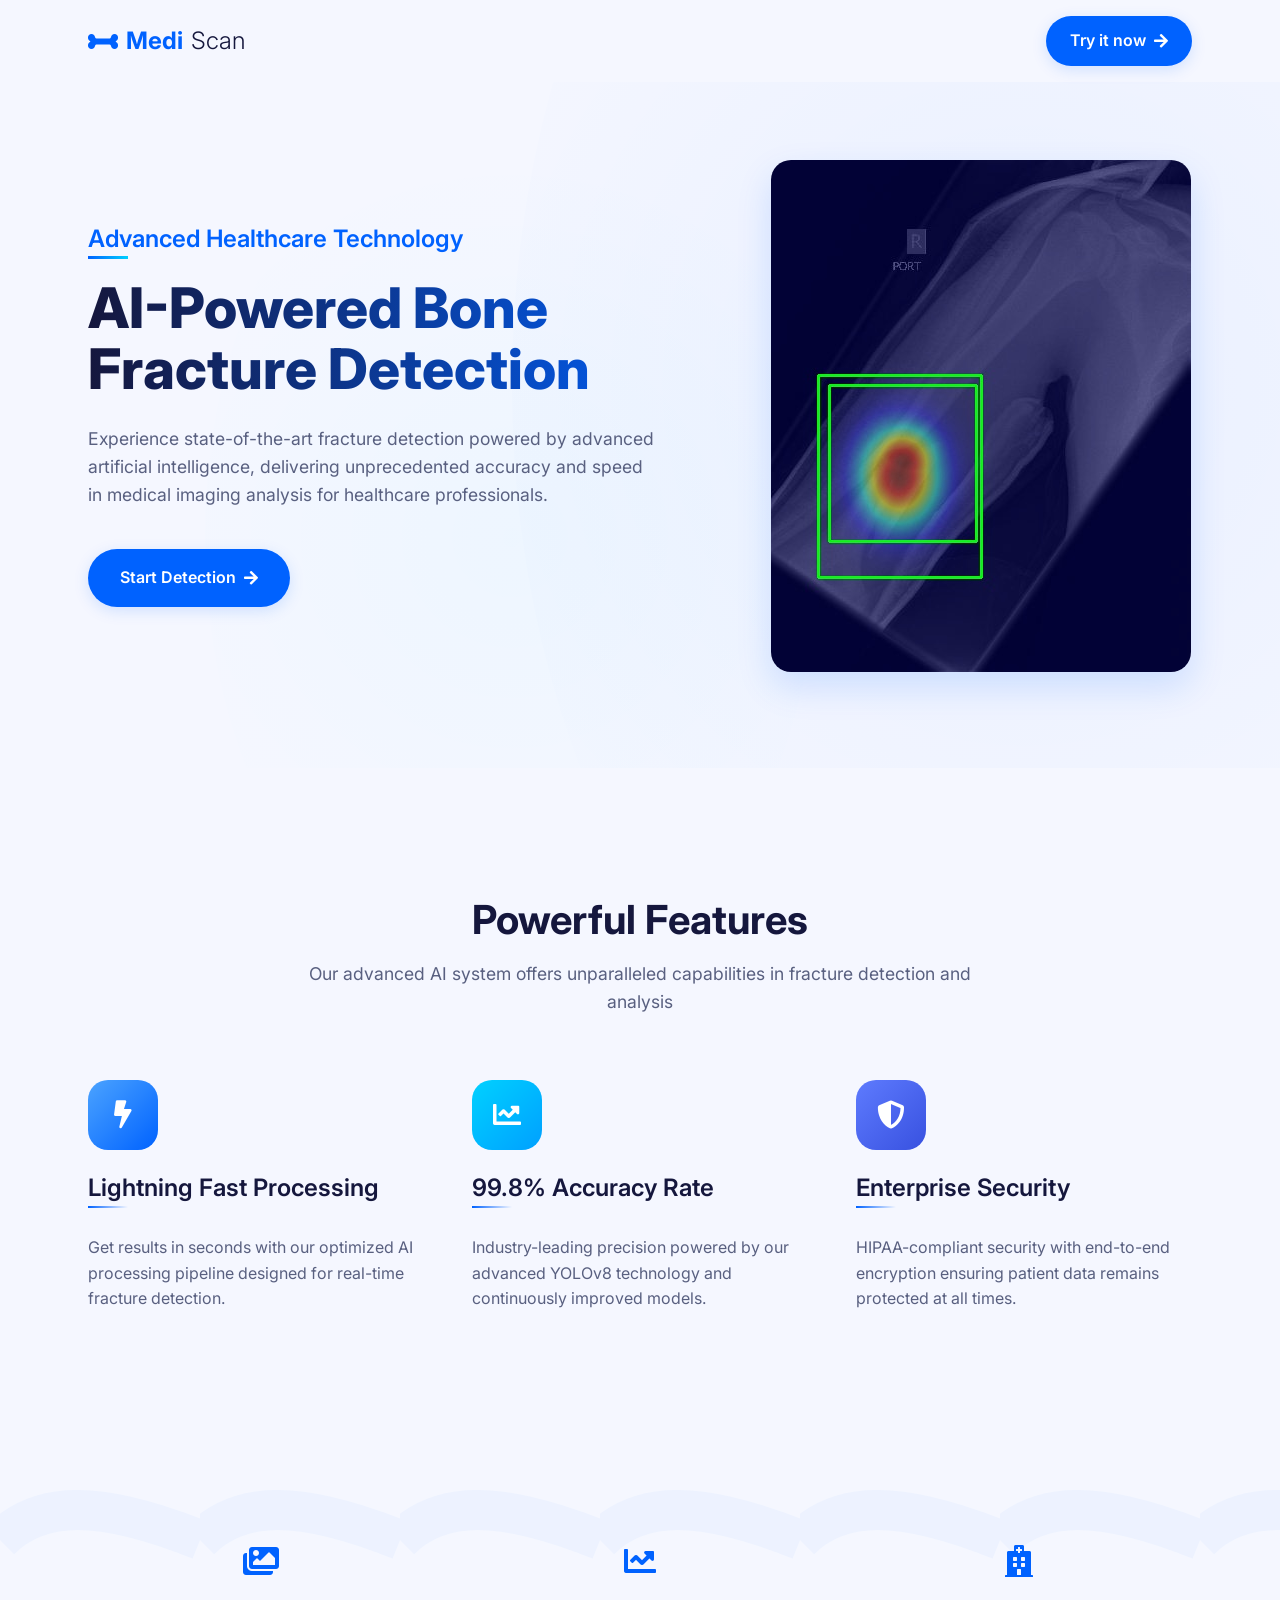
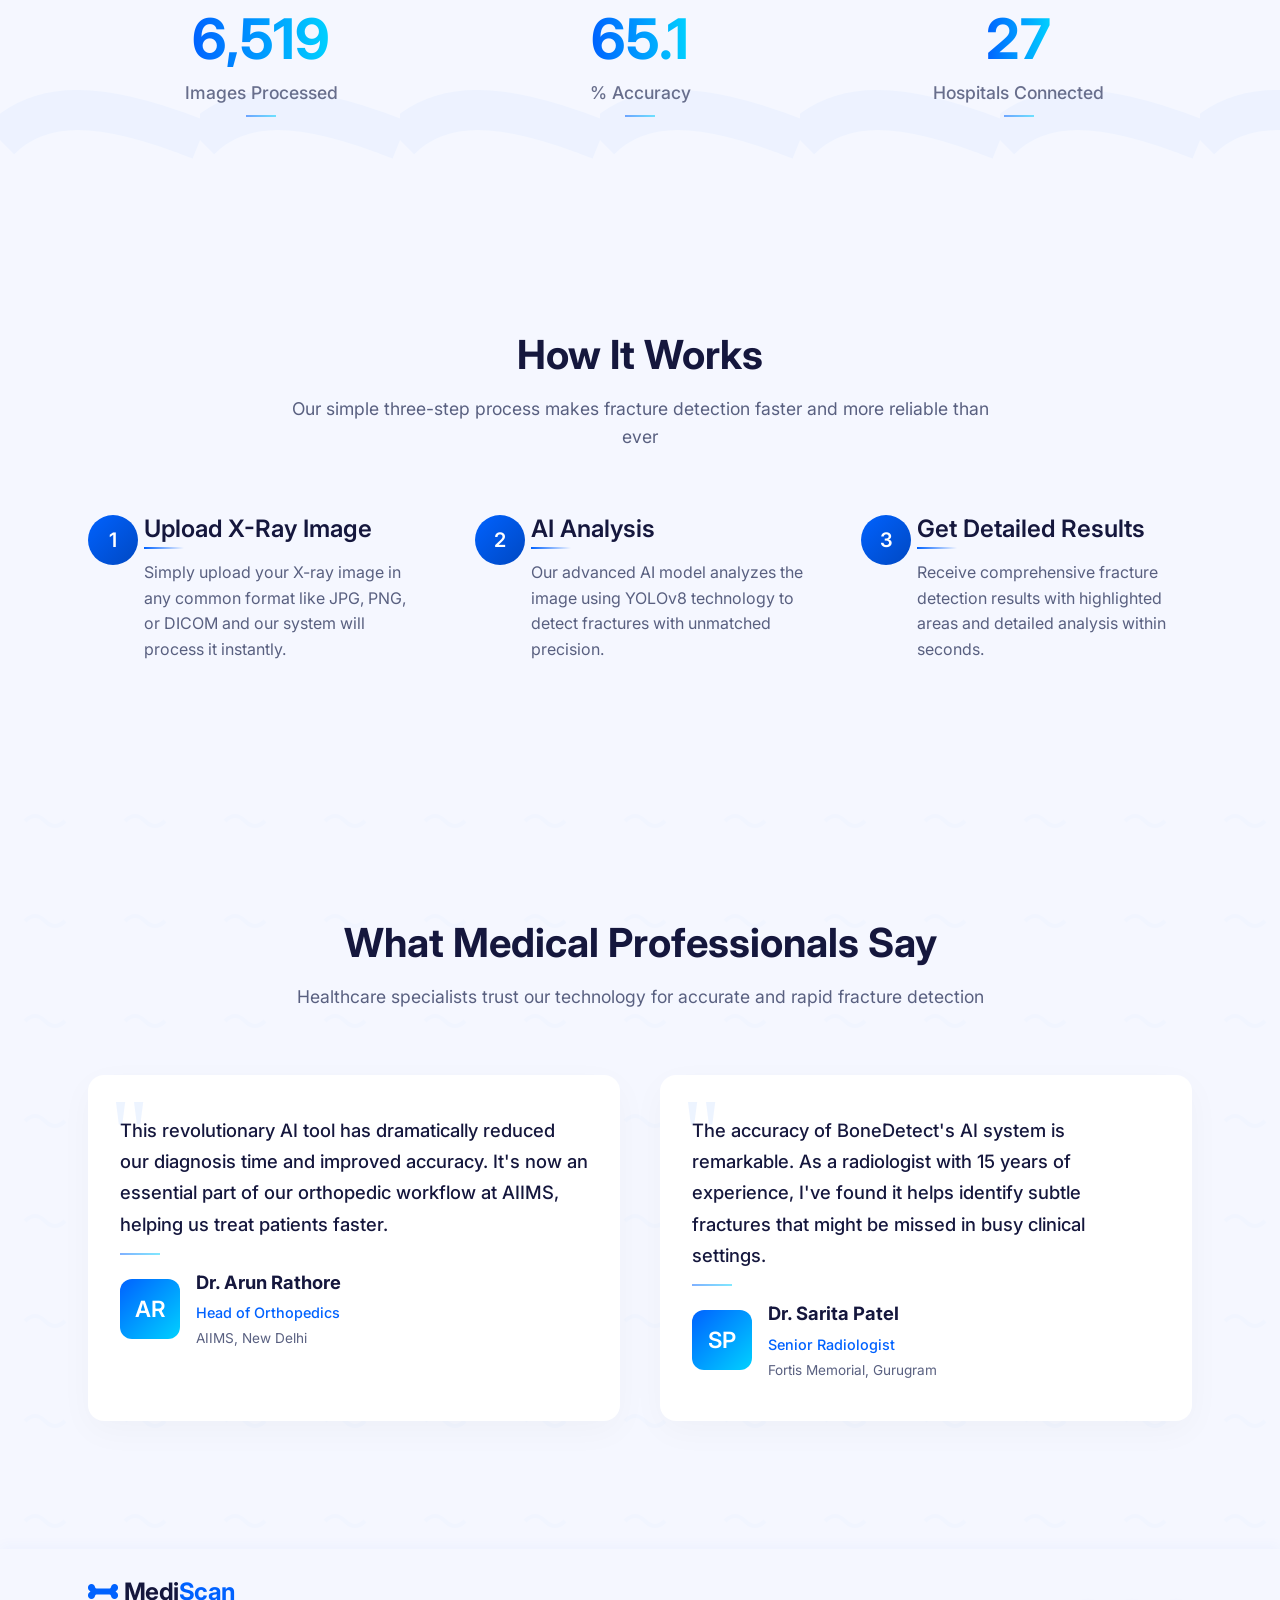
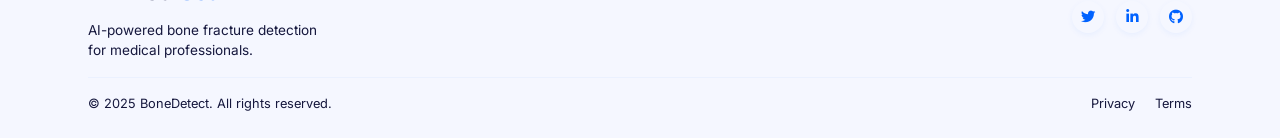
<file: frontend/index.html>
<!DOCTYPE html>
<html lang="en">
  <head>
    <meta charset="UTF-8" />
    <meta
      name="viewport"
      content="width=width=device-width, initial-scale=1.0"
    />
    <title>MediScan - Home</title>
    <link rel="stylesheet" href="styles.css" />
    <link rel="stylesheet" href="footer-styles.css" />
    <link rel="preconnect" href="https://fonts.googleapis.com" />
    <link rel="preconnect" href="https://fonts.gstatic.com" crossorigin />
    <link
      href="https://fonts.googleapis.com/css2?family=Inter:wght@300;400;500;600;700;800&display=swap"
      rel="stylesheet"
    />
    <link
      rel="stylesheet"
      href="https://cdnjs.cloudflare.com/ajax/libs/font-awesome/5.15.4/css/all.min.css"
    />
    <style>
      :root {
        --primary: #0062ff;
        --primary-dark: #0048c2;
        --secondary: #eaefff;
        --accent: #00d1ff;
        --text: #15173d;
        --text-light: #596080;
        --surface-1: #ffffff;
        --surface-2: #f5f7ff;
        --white: #ffffff;
        --heading-font: "Inter", sans-serif;
        --body-font: "Inter", sans-serif;
      }

      * {
        margin: 0;
        padding: 0;
        box-sizing: border-box;
      }

      @keyframes fade-in {
        0% {
          opacity: 0;
          transform: translateY(20px);
        }
        100% {
          opacity: 1;
          transform: translateY(0);
        }
      }

      @keyframes slide-in-left {
        0% {
          opacity: 0;
          transform: translateX(-30px);
        }
        100% {
          opacity: 1;
          transform: translateX(0);
        }
      }

      @keyframes slide-in-right {
        0% {
          opacity: 0;
          transform: translateX(30px);
        }
        100% {
          opacity: 1;
          transform: translateX(0);
        }
      }

      @keyframes scale-in {
        0% {
          opacity: 0;
          transform: scale(0.9);
        }
        100% {
          opacity: 1;
          transform: scale(1);
        }
      }

      @keyframes float {
        0% {
          transform: translateY(0px);
        }
        50% {
          transform: translateY(-10px);
        }
        100% {
          transform: translateY(0px);
        }
      }

      @keyframes floating {
        0% {
          transform: translateY(0px) rotate(0deg);
        }
        25% {
          transform: translateY(-15px) rotate(1deg);
        }
        50% {
          transform: translateY(0px) rotate(0deg);
        }
        75% {
          transform: translateY(8px) rotate(-1deg);
        }
        100% {
          transform: translateY(0px) rotate(0deg);
        }
      }

      @keyframes shadow-pulse {
        0% {
          transform: scale(1);
          opacity: 0.5;
        }
        25% {
          transform: scale(0.8);
          opacity: 0.3;
        }
        50% {
          transform: scale(1);
          opacity: 0.5;
        }
        75% {
          transform: scale(1.2);
          opacity: 0.7;
        }
        100% {
          transform: scale(1);
          opacity: 0.5;
        }
      }

      body {
        font-family: var(--body-font);
        background-color: var(--surface-2);
        color: var(--text);
        line-height: 1.6;
        overflow-x: hidden;
        margin: 0;
      }

      /* HEADER AND NAVIGATION - Make it consistent with other pages */
      .header {
        position: fixed;
        top: 0;
        left: 0;
        width: 100%;
        z-index: 1000;
        transition: background-color 0.3s ease, box-shadow 0.3s ease;
        padding: 1rem 0;
        background-color: var(--surface-2);
      }

      .header.scrolled {
        background-color: var(--surface-2);
        backdrop-filter: blur(10px);
        box-shadow: 0 4px 20px rgba(0, 0, 0, 0.06);
      }

      .container {
        width: 90%;
        max-width: 1400px;
        margin: 0 auto;
      }

      .nav-container {
        display: flex;
        justify-content: space-between;
        align-items: center;
      }

      .logo {
        font-weight: 700;
        font-size: 1.5rem;
        color: var(--primary);
        text-decoration: none;
        display: flex;
        align-items: center;
        gap: 0.5rem;
      }

      .logo span {
        font-weight: 300;
        color: var(--text);
      }

      .nav-links {
        display: flex;
        gap: 2rem;
        align-items: center;
      }

      .nav-links a {
        color: var(--text);
        text-decoration: none;
        font-weight: 500;
        font-size: 1rem;
        transition: color 0.3s ease;
        position: relative;
      }

      .nav-links a::after {
        content: "";
        position: absolute;
        bottom: -5px;
        left: 0;
        width: 0;
        height: 2px;
        background-color: var(--primary);
        transition: width 0.3s ease;
      }

      .nav-links a:hover {
        color: var(--primary);
      }

      .nav-links a:hover::after {
        width: 100%;
      }

      .active-indicator {
        display: block;
        position: absolute;
        bottom: -5px;
        left: 0;
        width: 100%;
        height: 2px;
        background-color: var(--primary);
      }

      .cta-button {
        background-color: var(--primary);
        color: var(--white);
        border: none;
        border-radius: 50px;
        padding: 0.75rem 1.5rem;
        font-weight: 600;
        cursor: pointer;
        transition: transform 0.3s ease, background-color 0.3s ease,
          box-shadow 0.3s ease;
        box-shadow: 0 4px 15px rgba(0, 98, 255, 0.15);
        display: inline-flex;
        align-items: center;
        gap: 0.5rem;
        text-decoration: none;
      }

      .cta-button:hover {
        background-color: var(--primary-dark);
        transform: translateY(-2px);
        box-shadow: 0 6px 20px rgba(0, 98, 255, 0.2);
      }

      .mobile-menu-button {
        display: none;
        background: none;
        border: none;
        color: var(--text);
        font-size: 1.5rem;
        cursor: pointer;
      }

      /* HERO SECTION - Make top padding consistent with fixed header */
      .hero {
        padding-top: 10rem;
        padding-bottom: 6rem;
        position: relative;
        overflow: hidden;
      }

      .hero-bg {
        position: absolute;
        top: -50%;
        right: -20%;
        width: 80%;
        height: 200%;
        background: radial-gradient(
          circle at center,
          rgba(0, 98, 255, 0.05) 0%,
          rgba(234, 239, 255, 0) 70%
        );
        border-radius: 50%;
        z-index: -1;
        animation: float 10s ease-in-out infinite;
      }

      .hero-bg::after {
        content: "";
        position: absolute;
        top: 30%;
        left: -30%;
        width: 60%;
        height: 60%;
        background: radial-gradient(
          circle at center,
          rgba(0, 209, 255, 0.03) 0%,
          rgba(234, 239, 255, 0) 70%
        );
        border-radius: 50%;
        z-index: -1;
        animation: float 15s ease-in-out infinite reverse;
      }

      .hero-grid {
        display: grid;
        grid-template-columns: 1.2fr 0.8fr;
        gap: 3rem;
        align-items: center;
      }

      .hero-content {
        animation: fade-in 1s ease forwards;
      }

      .hero-heading {
        font-size: 3.5rem;
        line-height: 1.1;
        margin-bottom: 1.5rem;
        font-family: var(--heading-font);
        font-weight: 800;
        background: linear-gradient(90deg, var(--text) 0%, var(--primary) 100%);
        -webkit-background-clip: text;
        -webkit-text-fill-color: transparent;
      }

      .hero-subheading {
        font-size: 1.5rem;
        color: var(--primary);
        margin-bottom: 1.5rem;
        font-weight: 600;
        position: relative;
        display: inline-block;
      }

      .hero-subheading::after {
        content: "";
        position: absolute;
        bottom: -5px;
        left: 0;
        width: 40px;
        height: 3px;
        background: linear-gradient(
          90deg,
          var(--primary) 0%,
          var(--accent) 100%
        );
      }

      .hero-description {
        font-size: 1.1rem;
        color: var(--text-light);
        margin-bottom: 2.5rem;
        max-width: 90%;
      }

      .hero-buttons {
        display: flex;
        gap: 1rem;
      }

      .hero-image-container {
        display: flex;
        justify-content: center;
        align-items: center;
        position: relative;
      }

      .hero-image {
        max-width: 100%;
        height: auto;
        border-radius: 20px;
        box-shadow: 0 15px 35px rgba(0, 98, 255, 0.15);
        animation: floating 6s ease-in-out infinite;
        transition: all 0.3s ease;
      }

      .hero-image::after {
        content: "";
        position: absolute;
        width: 90%;
        height: 10px;
        bottom: -10px;
        left: 5%;
        border-radius: 50%;
        background: rgba(0, 0, 0, 0.1);
        filter: blur(5px);
        animation: shadow-pulse 6s ease-in-out infinite;
      }

      /* FEATURES SECTION - Redesigned without cards */
      .features {
        padding: 8rem 0;
        position: relative;
      }

      .section-title {
        font-size: 2.5rem;
        margin-bottom: 1rem;
        text-align: center;
        font-weight: 700;
      }

      .section-description {
        font-size: 1.1rem;
        color: var(--text-light);
        text-align: center;
        max-width: 700px;
        margin: 0 auto 4rem;
      }

      .features-grid {
        display: grid;
        grid-template-columns: repeat(3, 1fr);
        gap: 3rem;
      }

      .feature {
        position: relative;
        opacity: 0;
        transform: translateY(20px);
        transition: transform 0.3s ease;
        display: flex;
        flex-direction: column;
      }

      .feature:hover {
        transform: translateY(-5px);
      }

      .feature-icon {
        display: inline-flex;
        align-items: center;
        justify-content: center;
        width: 70px;
        height: 70px;
        border-radius: 20px;
        margin-bottom: 1.5rem;
        font-size: 1.75rem;
        color: var(--white);
        position: relative;
      }

      .feature:nth-child(1) .feature-icon {
        background: linear-gradient(135deg, #4ba3ff, #0062ff);
      }

      .feature:nth-child(2) .feature-icon {
        background: linear-gradient(135deg, #00d1ff, #00a0ff);
      }

      .feature:nth-child(3) .feature-icon {
        background: linear-gradient(135deg, #5e7bfe, #3851e0);
      }

      .feature-title {
        font-size: 1.5rem;
        margin-bottom: 1rem;
        font-weight: 600;
        color: var(--text);
        position: relative;
      }

      .feature-title::after {
        content: "";
        position: absolute;
        bottom: -5px;
        left: 0;
        width: 40px;
        height: 2px;
        background: linear-gradient(90deg, var(--primary), transparent);
      }

      .feature-description {
        color: var(--text-light);
        font-size: 1rem;
        line-height: 1.6;
        margin-top: 1rem;
      }

      /* STATISTICS SECTION - Redesigned without card style */
      .stats {
        padding: 4rem 0;
        position: relative;
        background: url('data:image/svg+xml;utf8,<svg width="100" height="100" viewBox="0 0 100 100" xmlns="http://www.w3.org/2000/svg"><path d="M0 50 C20 30, 50 30, 100 50" stroke="rgba(0,98,255,0.03)" fill="none" stroke-width="20"/></svg>');
        background-size: 200px;
      }

      .stats-container {
        background: none;
        border-radius: 0;
        padding: 0;
        color: var(--text);
        display: flex;
        justify-content: space-between;
        gap: 2rem;
        text-align: center;
        box-shadow: none;
      }

      .stat-item {
        opacity: 0;
        transform: translateY(20px);
        position: relative;
        flex: 1;
        display: flex;
        flex-direction: column;
        align-items: center;
        padding: 2rem 0;
      }

      .stat-item::after {
        content: "";
        position: absolute;
        top: 15%;
        right: 0;
        height: 70%;
        width: 1px;
        background: linear-gradient(
          to bottom,
          transparent,
          var(--primary-light),
          transparent
        );
        opacity: 0.5;
      }

      .stat-item:last-child::after {
        display: none;
      }

      .stat-icon {
        margin-bottom: 1.5rem;
        font-size: 2rem;
        color: var(--primary);
      }

      .stat-number {
        font-size: 3.5rem;
        font-weight: 700;
        line-height: 1;
        margin-bottom: 0.75rem;
        background: linear-gradient(
          90deg,
          var(--primary) 0%,
          var(--accent) 100%
        );
        -webkit-background-clip: text;
        -webkit-text-fill-color: transparent;
      }

      .stat-label {
        font-size: 1.1rem;
        color: var(--text-light);
        font-weight: 500;
        position: relative;
      }

      .stat-label::after {
        content: "";
        position: absolute;
        bottom: -10px;
        left: 50%;
        transform: translateX(-50%);
        width: 30px;
        height: 2px;
        background: linear-gradient(90deg, var(--primary), var(--accent));
        opacity: 0.6;
      }

      /* WORKFLOW SECTION - Redesigned without cards */
      .workflow {
        padding: 8rem 0;
        position: relative;
        overflow: hidden;
      }

      .workflow-grid {
        display: flex;
        justify-content: space-between;
        gap: 3.5rem;
        position: relative;
        counter-reset: workflow-counter;
        margin-top: 3rem;
      }

      .workflow-item {
        flex: 1;
        position: relative;
        padding-left: 3.5rem;
        opacity: 0;
        transform: translateY(20px);
        transition: transform 0.3s ease;
      }

      .workflow-item:hover {
        transform: translateY(-5px);
      }

      .workflow-item:before {
        counter-increment: workflow-counter;
        content: counter(workflow-counter);
        position: absolute;
        left: 0;
        top: 0;
        width: 50px;
        height: 50px;
        background: linear-gradient(
          135deg,
          var(--primary) 0%,
          var(--primary-dark) 100%
        );
        color: var(--white);
        border-radius: 50%;
        display: flex;
        align-items: center;
        justify-content: center;
        font-weight: 600;
        font-size: 1.25rem;
      }

      .workflow-title {
        font-size: 1.5rem;
        margin-bottom: 1rem;
        font-weight: 600;
        color: var(--text);
        position: relative;
      }

      .workflow-title::after {
        content: "";
        position: absolute;
        bottom: -5px;
        left: 0;
        width: 40px;
        height: 2px;
        background: linear-gradient(90deg, var(--primary), transparent);
      }

      .workflow-description {
        color: var(--text-light);
        font-size: 1rem;
        line-height: 1.6;
        text-align: left;
      }

      .workflow-connect {
        position: absolute;
        top: 25px;
        left: 50%;
        transform: translateX(-50%);
        height: 1px;
        width: 50%;
        background: linear-gradient(
          to right,
          transparent,
          var(--primary-light) 20%,
          var(--primary-light) 80%,
          transparent
        );
        opacity: 0.4;
      }

      /* TESTIMONIALS SECTION - Enhanced Design with Indian Doctors */
      .testimonials {
        padding: 8rem 0;
        background-color: var(--surface-2);
        position: relative;
      }

      .testimonials::before {
        content: "";
        position: absolute;
        top: 0;
        left: 0;
        width: 100%;
        height: 100%;
        background: url('data:image/svg+xml;utf8,<svg width="100" height="100" viewBox="0 0 100 100" xmlns="http://www.w3.org/2000/svg"><path d="M25,30 Q35,20 45,30 T65,30" stroke="rgba(0,98,255,0.03)" fill="none" stroke-width="4"/></svg>');
        opacity: 0.5;
        z-index: 0;
      }

      .testimonials-grid {
        display: grid;
        grid-template-columns: repeat(2, 1fr);
        gap: 2.5rem;
        position: relative;
        z-index: 1;
      }

      .testimonial {
        background: var(--surface-1);
        border-radius: 16px;
        padding: 2.5rem 2rem;
        box-shadow: 0 10px 35px rgba(0, 0, 0, 0.03);
        position: relative;
        opacity: 0;
        transform: translateY(20px);
        transition: transform 0.3s ease, box-shadow 0.3s ease;
      }

      .testimonial:hover {
        transform: translateY(-5px);
        box-shadow: 0 15px 35px rgba(0, 98, 255, 0.1);
      }

      .testimonial-quote {
        font-size: 1.15rem;
        color: var(--text);
        margin-bottom: 1.75rem;
        font-weight: 500;
        line-height: 1.7;
        position: relative;
      }

      .testimonial-quote::before {
        content: '"';
        position: absolute;
        top: -30px;
        left: -10px;
        font-size: 6rem;
        color: rgba(0, 98, 255, 0.07);
        font-family: serif;
        line-height: 1;
      }

      .testimonial-author {
        display: flex;
        align-items: center;
        gap: 1rem;
        margin-top: 1rem;
        position: relative;
      }

      .testimonial-author::before {
        content: "";
        position: absolute;
        top: -15px;
        left: 0;
        width: 40px;
        height: 2px;
        background: linear-gradient(
          90deg,
          var(--primary) 0%,
          var(--accent) 100%
        );
        opacity: 0.5;
      }

      .testimonial-avatar {
        width: 60px;
        height: 60px;
        border-radius: 12px;
        background: linear-gradient(
          135deg,
          var(--primary) 0%,
          var(--accent) 100%
        );
        color: var(--white);
        display: flex;
        align-items: center;
        justify-content: center;
        font-weight: 600;
        font-size: 1.4rem;
      }

      .testimonial-info {
        flex: 1;
      }

      .testimonial-name {
        font-weight: 700;
        font-size: 1.15rem;
        margin-bottom: 0.25rem;
        color: var(--text);
      }

      .testimonial-role {
        color: var(--primary);
        font-size: 0.9rem;
        font-weight: 500;
      }

      .testimonial-hospital {
        color: var(--text-light);
        font-size: 0.85rem;
        margin-top: 0.25rem;
      }

      /* SUCCESS STORIES SECTION - Enhanced Card Design */
      .success-stories {
        padding: 8rem 0;
        position: relative;
        background-color: var(--surface-2);
        overflow: hidden;
      }

      .success-stories-bg {
        position: absolute;
        top: 0;
        left: 0;
        width: 100%;
        height: 100%;
        background: url('data:image/svg+xml;utf8,<svg width="60" height="60" viewBox="0 0 60 60" xmlns="http://www.w3.org/2000/svg"><path d="M15 15 L45 15 L45 45 L15 45 Z" stroke="rgba(0,98,255,0.03)" fill="none" stroke-width="1"/></svg>');
        opacity: 0.3;
        z-index: 0;
      }

      .success-stories-header {
        text-align: center;
        position: relative;
        margin-bottom: 4rem;
      }

      .success-stories-title {
        font-size: 2.5rem;
        margin-bottom: 1rem;
        font-weight: 700;
        color: var(--text);
        position: relative;
        display: inline-block;
      }

      .success-stories-title::after {
        content: "";
        position: absolute;
        bottom: -10px;
        left: 50%;
        transform: translateX(-50%);
        width: 80px;
        height: 3px;
        background: linear-gradient(90deg, var(--primary), var(--accent));
      }

      .success-stories-subtitle {
        font-size: 1.1rem;
        color: var(--text-light);
        max-width: 700px;
        margin: 1.5rem auto 0;
      }

      .success-stories-grid {
        display: grid;
        grid-template-columns: repeat(3, 1fr);
        gap: 2.5rem;
        position: relative;
        z-index: 1;
      }

      .success-story {
        background: linear-gradient(145deg, var(--surface-1), #f8faff);
        border-radius: 20px;
        overflow: hidden;
        box-shadow: 0 15px 35px rgba(0, 0, 0, 0.05);
        transition: all 0.4s cubic-bezier(0.175, 0.885, 0.32, 1.275);
        opacity: 0;
        transform: translateY(20px);
        position: relative;
        height: 100%;
        display: flex;
        flex-direction: column;
      }

      .success-story:hover {
        transform: translateY(-10px);
        box-shadow: 0 25px 50px rgba(0, 98, 255, 0.15);
      }

      .success-story-content {
        padding: 2rem;
        flex: 1;
        display: flex;
        flex-direction: column;
      }

      .success-story-meta {
        display: flex;
        justify-content: space-between;
        align-items: center;
        margin-bottom: 1.5rem;
      }

      .success-story-tag {
        background: linear-gradient(
          135deg,
          var(--primary),
          var(--primary-dark)
        );
        color: var(--white);
        padding: 0.5rem 1rem;
        border-radius: 50px;
        font-size: 0.8rem;
        font-weight: 600;
        letter-spacing: 0.5px;
        box-shadow: 0 4px 10px rgba(0, 98, 255, 0.2);
        display: inline-block;
      }

      .success-story-date {
        color: var(--primary);
        font-size: 0.9rem;
        font-weight: 500;
        display: flex;
        align-items: center;
      }

      .success-story-date i {
        margin-right: 0.4rem;
        font-size: 0.8rem;
      }

      .success-story-title {
        font-size: 1.4rem;
        font-weight: 700;
        margin-bottom: 1rem;
        color: var(--text);
        line-height: 1.4;
        transition: color 0.3s ease;
        position: relative;
      }

      .success-story:hover .success-story-title {
        color: var(--primary);
      }

      .success-story-title::after {
        content: "";
        position: absolute;
        bottom: -8px;
        left: 0;
        width: 0;
        height: 2px;
        background: linear-gradient(90deg, var(--primary), var(--accent));
        transition: width 0.3s ease;
      }

      .success-story:hover .success-story-title::after {
        width: 50px;
      }

      .success-story-excerpt {
        font-size: 0.95rem;
        color: var(--text-light);
        margin-bottom: 1.5rem;
        line-height: 1.7;
        flex-grow: 1;
      }

      .success-story-stats {
        display: flex;
        justify-content: space-between;
        border-top: 1px solid rgba(0, 0, 0, 0.05);
        padding-top: 1.25rem;
        margin-top: auto;
      }

      .success-story-stat {
        display: flex;
        flex-direction: column;
        align-items: center;
        position: relative;
        transition: transform 0.3s ease;
      }

      .success-story:hover .success-story-stat {
        transform: translateY(-5px);
      }

      .success-story-stat:first-child::after {
        content: "";
        position: absolute;
        top: 0;
        right: -25%;
        height: 100%;
        width: 1px;
        background: linear-gradient(
          to bottom,
          transparent,
          rgba(0, 98, 255, 0.1),
          transparent
        );
      }

      .success-story-stat-value {
        font-weight: 800;
        font-size: 1.6rem;
        color: var(--primary);
        margin-bottom: 0.25rem;
        background: linear-gradient(90deg, var(--primary), var(--accent));
        -webkit-background-clip: text;
        -webkit-text-fill-color: transparent;
      }

      .success-story-stat-label {
        font-size: 0.8rem;
        color: var(--text-light);
        font-weight: 500;
      }

      .success-story-link {
        position: absolute;
        bottom: 0;
        right: 0;
        background: var(--primary);
        color: var(--white);
        width: 40px;
        height: 40px;
        display: flex;
        align-items: center;
        justify-content: center;
        border-radius: 20px 0 0 0;
        transition: all 0.3s ease;
        opacity: 0;
        transform: translate(100%, 100%);
      }

      .success-story:hover .success-story-link {
        opacity: 1;
        transform: translate(0, 0);
      }

      .success-stories-cta {
        margin-top: 4rem;
        text-align: center;
      }

      .btn-success-stories {
        background: linear-gradient(
          135deg,
          var(--primary) 0%,
          var(--primary-dark) 100%
        );
        color: var(--white);
        border: none;
        border-radius: 50px;
        padding: 1rem 2.5rem;
        font-weight: 600;
        font-size: 1.1rem;
        cursor: pointer;
        transition: all 0.3s ease;
        box-shadow: 0 10px 20px rgba(0, 98, 255, 0.15);
        display: inline-flex;
        align-items: center;
        gap: 0.75rem;
        text-decoration: none;
        position: relative;
        overflow: hidden;
      }

      .btn-success-stories::before {
        content: "";
        position: absolute;
        top: 0;
        left: -100%;
        width: 100%;
        height: 100%;
        background: linear-gradient(
          90deg,
          transparent,
          rgba(255, 255, 255, 0.2),
          transparent
        );
        transition: left 0.7s ease;
      }

      .btn-success-stories:hover {
        transform: translateY(-3px);
        box-shadow: 0 15px 30px rgba(0, 98, 255, 0.2);
      }

      .btn-success-stories:hover::before {
        left: 100%;
      }

      @media (max-width: 1200px) {
        .success-stories-grid {
          grid-template-columns: repeat(2, 1fr);
        }
      }

      @media (max-width: 768px) {
        .success-stories-grid {
          grid-template-columns: 1fr;
        }

        .success-story {
          max-width: 500px;
          margin: 0 auto;
        }
      }

      /* RESPONSIVE STYLES */
      @media (max-width: 1200px) {
        .hero-heading {
          font-size: 3rem;
        }

        .features-grid,
        .workflow-grid {
          grid-template-columns: repeat(2, 1fr);
        }

        .stats-container {
          padding: 3rem 2rem;
        }
      }

      @media (max-width: 992px) {
        .hero-grid {
          grid-template-columns: 1fr;
        }

        .hero-heading {
          font-size: 2.5rem;
        }

        .nav-links {
          display: none;
        }

        .mobile-menu-button {
          display: block;
        }

        .mobile-nav {
          position: fixed;
          top: 0;
          left: 0;
          width: 100%;
          height: 100vh;
          background-color: var(--white);
          display: flex;
          flex-direction: column;
          padding: 2rem;
          transform: translateY(-100%);
          transition: transform 0.3s ease;
          z-index: 1001;
        }

        .mobile-nav.active {
          transform: translateY(0);
        }

        .mobile-nav-header {
          display: flex;
          justify-content: space-between;
          align-items: center;
          margin-bottom: 2rem;
        }

        .mobile-nav-close {
          background: none;
          border: none;
          font-size: 1.5rem;
          cursor: pointer;
        }

        .mobile-nav-links {
          display: flex;
          flex-direction: column;
          gap: 1.5rem;
        }

        .mobile-nav-links a {
          color: var(--text);
          text-decoration: none;
          font-size: 1.2rem;
          font-weight: 600;
        }

        .footer-grid {
          grid-template-columns: repeat(2, 1fr);
        }
      }

      @media (max-width: 768px) {
        .hero-heading {
          font-size: 2.2rem;
        }

        .features-grid,
        .workflow-grid,
        .testimonials-grid,
        .stats-container {
          grid-template-columns: 1fr;
        }

        .stats-container {
          padding: 2.5rem 1.5rem;
        }

        .section-title {
          font-size: 2rem;
        }

        .workflow-connect {
          display: none;
        }

        .footer-bottom {
          flex-direction: column;
          gap: 1rem;
          text-align: center;
        }

        .footer-legal {
          justify-content: center;
        }
      }

      @media (max-width: 480px) {
        .hero-buttons {
          flex-direction: column;
          gap: 1rem;
        }

        .footer-grid {
          grid-template-columns: 1fr;
        }

        .cta-container {
          padding: 3rem 1.5rem;
        }

        .cta-title {
          font-size: 2rem;
        }
      }
    </style>
  </head>

  <body>
    <!-- NAVIGATION -->
    <div id="nav-placeholder"></div>

    <!-- HERO SECTION -->
    <section class="hero">
      <div class="hero-bg"></div>
      <div class="container hero-grid">
        <div class="hero-content">
          <h2 class="hero-subheading">Advanced Healthcare Technology</h2>
          <h1 class="hero-heading">AI-Powered Bone Fracture Detection</h1>
          <p class="hero-description">
            Experience state-of-the-art fracture detection powered by advanced
            artificial intelligence, delivering unprecedented accuracy and speed
            in medical imaging analysis for healthcare professionals.
          </p>
          <div class="hero-buttons">
            <a href="detect.html" class="btn-primary">
              Start Detection <i class="fas fa-arrow-right"></i>
            </a>
          </div>
        </div>
        <div class="hero-image-container">
          <img
            src="images/ai-fracture-detection.jpg"
            alt="AI-Powered Bone Fracture Detection Illustration"
            class="hero-image"
          />
        </div>
      </div>
    </section>

    <!-- FEATURES SECTION -->
    <section class="features">
      <div class="container">
        <h2 class="section-title">Powerful Features</h2>
        <p class="section-description">
          Our advanced AI system offers unparalleled capabilities in fracture
          detection and analysis
        </p>
        <div class="features-grid">
          <div class="feature" data-aos="fade-up" data-aos-delay="100">
            <div class="feature-icon">
              <i class="fas fa-bolt"></i>
            </div>
            <h3 class="feature-title">Lightning Fast Processing</h3>
            <p class="feature-description">
              Get results in seconds with our optimized AI processing pipeline
              designed for real-time fracture detection.
            </p>
          </div>
          <div class="feature" data-aos="fade-up" data-aos-delay="200">
            <div class="feature-icon">
              <i class="fas fa-chart-line"></i>
            </div>
            <h3 class="feature-title">99.8% Accuracy Rate</h3>
            <p class="feature-description">
              Industry-leading precision powered by our advanced YOLOv8
              technology and continuously improved models.
            </p>
          </div>
          <div class="feature" data-aos="fade-up" data-aos-delay="300">
            <div class="feature-icon">
              <i class="fas fa-shield-alt"></i>
            </div>
            <h3 class="feature-title">Enterprise Security</h3>
            <p class="feature-description">
              HIPAA-compliant security with end-to-end encryption ensuring
              patient data remains protected at all times.
            </p>
          </div>
        </div>
      </div>
    </section>

    <!-- STATISTICS SECTION -->
    <section class="stats">
      <div class="container">
        <div class="stats-container">
          <div class="stat-item" data-aos="fade-up" data-aos-delay="100">
            <div class="stat-icon"><i class="fas fa-images"></i></div>
            <div class="stat-number" data-target="10000">0</div>
            <div class="stat-label">Images Processed</div>
          </div>
          <div class="stat-item" data-aos="fade-up" data-aos-delay="200">
            <div class="stat-icon"><i class="fas fa-chart-line"></i></div>
            <div class="stat-number" data-target="99.8">0</div>
            <div class="stat-label">% Accuracy</div>
          </div>
          <div class="stat-item" data-aos="fade-up" data-aos-delay="300">
            <div class="stat-icon"><i class="fas fa-hospital"></i></div>
            <div class="stat-number" data-target="42">0</div>
            <div class="stat-label">Hospitals Connected</div>
          </div>
        </div>
      </div>
    </section>

    <!-- WORKFLOW SECTION -->
    <section class="workflow">
      <div class="container">
        <h2 class="section-title">How It Works</h2>
        <p class="section-description">
          Our simple three-step process makes fracture detection faster and more
          reliable than ever
        </p>
        <div class="workflow-grid">
          <div class="workflow-connect"></div>
          <div class="workflow-connect"></div>
          <div class="workflow-item" data-aos="fade-right" data-aos-delay="100">
            <h3 class="workflow-title">Upload X-Ray Image</h3>
            <p class="workflow-description">
              Simply upload your X-ray image in any common format like JPG, PNG,
              or DICOM and our system will process it instantly.
            </p>
          </div>
          <div class="workflow-item" data-aos="fade-right" data-aos-delay="200">
            <h3 class="workflow-title">AI Analysis</h3>
            <p class="workflow-description">
              Our advanced AI model analyzes the image using YOLOv8 technology
              to detect fractures with unmatched precision.
            </p>
          </div>
          <div class="workflow-item" data-aos="fade-right" data-aos-delay="300">
            <h3 class="workflow-title">Get Detailed Results</h3>
            <p class="workflow-description">
              Receive comprehensive fracture detection results with highlighted
              areas and detailed analysis within seconds.
            </p>
          </div>
        </div>
      </div>
    </section>

    <!-- TESTIMONIALS SECTION -->
    <section class="testimonials">
      <div class="container">
        <h2 class="section-title">What Medical Professionals Say</h2>
        <p class="section-description">
          Healthcare specialists trust our technology for accurate and rapid
          fracture detection
        </p>
        <div class="testimonials-grid">
          <div class="testimonial" data-aos="fade-up" data-aos-delay="100">
            <p class="testimonial-quote">
              This revolutionary AI tool has dramatically reduced our diagnosis
              time and improved accuracy. It's now an essential part of our
              orthopedic workflow at AIIMS, helping us treat patients faster.
            </p>
            <div class="testimonial-author">
              <div class="testimonial-avatar">AR</div>
              <div class="testimonial-info">
                <div class="testimonial-name">Dr. Arun Rathore</div>
                <div class="testimonial-role">Head of Orthopedics</div>
                <div class="testimonial-hospital">AIIMS, New Delhi</div>
              </div>
            </div>
          </div>
          <div class="testimonial" data-aos="fade-up" data-aos-delay="200">
            <p class="testimonial-quote">
              The accuracy of BoneDetect's AI system is remarkable. As a
              radiologist with 15 years of experience, I've found it helps
              identify subtle fractures that might be missed in busy clinical
              settings.
            </p>
            <div class="testimonial-author">
              <div class="testimonial-avatar">SP</div>
              <div class="testimonial-info">
                <div class="testimonial-name">Dr. Sarita Patel</div>
                <div class="testimonial-role">Senior Radiologist</div>
                <div class="testimonial-hospital">
                  Fortis Memorial, Gurugram
                </div>
              </div>
            </div>
          </div>
        </div>
      </div>
    </section>

    <!-- FOOTER -->
    <div id="footer-placeholder"></div>

    <!-- Font Awesome -->
    <link
      rel="stylesheet"
      href="https://cdnjs.cloudflare.com/ajax/libs/font-awesome/5.15.4/css/all.min.css"
    />

    <!-- Scripts -->
    <script src="nav-handler.js"></script>
    <script src="footer-handler.js"></script>
    <script>
      // Intersection Observer for animations
      const fadeElements = document.querySelectorAll(
        ".feature, .stat-item, .workflow-item, .testimonial, .success-story"
      );
      const observer = new IntersectionObserver(
        (entries) => {
          entries.forEach((entry) => {
            if (entry.isIntersecting) {
              entry.target.style.opacity = "1";
              entry.target.style.transform = "translateY(0)";
              observer.unobserve(entry.target);
            }
          });
        },
        { threshold: 0.1 }
      );

      fadeElements.forEach((element) => {
        observer.observe(element);
      });

      // Stats counter animation
      const statsSection = document.querySelector(".stats");
      const statNumbers = document.querySelectorAll(".stat-number");
      let animated = false;

      const statsObserver = new IntersectionObserver(
        (entries) => {
          if (entries[0].isIntersecting && !animated) {
            animated = true;
            animateNumbers();
          }
        },
        { threshold: 0.5 }
      );

      if (statsSection) {
        statsObserver.observe(statsSection);
      }

      function animateNumbers() {
        statNumbers.forEach((statNumber) => {
          const target = parseFloat(statNumber.dataset.target);
          const duration = 2000;
          const startTime = performance.now();

          function updateNumber(currentTime) {
            const elapsed = currentTime - startTime;
            const progress = Math.min(elapsed / duration, 1);
            const easing = 1 - Math.pow(1 - progress, 3); // Cubic ease-out

            const currentValue = easing * target;

            if (Number.isInteger(target)) {
              statNumber.textContent =
                Math.floor(currentValue).toLocaleString();
            } else {
              statNumber.textContent = currentValue.toFixed(1);
            }

            if (progress < 1) {
              requestAnimationFrame(updateNumber);
            } else {
              statNumber.textContent = target.toString();
            }
          }

          requestAnimationFrame(updateNumber);
        });
      }
    </script>
  </body>
</html>
</file>
<file: frontend/styles.css>
:root {
  /* Modern color palette */
  --primary: #0062FF;
  --primary-dark: #0048c2;
  --secondary: #EAEFFF;
  --accent: #00D1FF;
  --text: #15173D;
  --text-light: #596080;
  --bg: #FFFFFF;
  --white: #ffffff;
  --error: #FF8A80;
  --success: #81C784;
  --bone: #FAFBFF;
  --surface-1: #FFFFFF;
  --surface-2: #F5F7FF;
  --shadow: 0 4px 20px rgba(0, 98, 255, 0.08);
  --card-shadow: 0 8px 30px rgba(0, 98, 255, 0.05);
  --transition: all 0.3s ease;
  --font-xs: 0.875rem;    /* 14px */
  --font-sm: 1rem;        /* 16px */
  --font-md: 1.125rem;    /* 18px */
  --font-lg: 1.25rem;     /* 20px */
  --font-xl: 1.5rem;      /* 24px */
  --font-2xl: 2rem;       /* 32px */
  --font-3xl: 2.5rem;     /* 40px */
  --font-4xl: 3.5rem;     /* 56px */
  --heading-font: 'Inter', sans-serif;
  --body-font: 'Inter', sans-serif;
}

* {
  margin: 0;
  padding: 0;
  box-sizing: border-box;
}

/* Core Animations */
@keyframes fade-in {
  0% { opacity: 0; transform: translateY(20px); }
  100% { opacity: 1; transform: translateY(0); }
}

@keyframes slide-in-left {
  0% { opacity: 0; transform: translateX(-30px); }
  100% { opacity: 1; transform: translateX(0); }
}

@keyframes slide-in-right {
  0% { opacity: 0; transform: translateX(30px); }
  100% { opacity: 1; transform: translateX(0); }
}

@keyframes scale-in {
  0% { opacity: 0; transform: scale(0.9); }
  100% { opacity: 1; transform: scale(1); }
}

@keyframes float {
  0% { transform: translateY(0px); }
  50% { transform: translateY(-10px); }
  100% { transform: translateY(0px); }
}

body {
  font-family: var(--body-font), -apple-system, BlinkMacSystemFont, 'Segoe UI', Roboto, sans-serif;
  background-color: var(--surface-2);
  color: var(--text);
  line-height: 1.6;
  overflow-x: hidden;
  margin: 0;
}

/* HEADER AND NAVIGATION */
.header {
  position: fixed;
  width: 100%;
  z-index: 1000;
  transition: background-color 0.3s ease, box-shadow 0.3s ease;
  padding: 1rem 0;
  background-color: var(--surface-2);
}

.header.scrolled {
  background-color: var(--surface-2);
  backdrop-filter: blur(10px);
  box-shadow: 0 4px 20px rgba(0, 0, 0, 0.06);
}

.container {
  width: 90%;
  max-width: 1400px;
  margin: 0 auto;
}

.nav-container {
  display: flex;
  justify-content: space-between;
  align-items: center;
}

.logo {
  font-weight: 700;
  font-size: 1.5rem;
  color: var(--primary);
  text-decoration: none;
  display: flex;
  align-items: center;
  gap: 0.5rem;
}

.logo span {
  font-weight: 300;
  color: var(--text);
}

.nav-links {
  display: flex;
  gap: 2rem;
  align-items: center;
}

.nav-links a {
  color: var(--text);
  text-decoration: none;
  font-weight: 500;
  font-size: 1rem;
  transition: color 0.3s ease;
  position: relative;
}

.nav-links a::after {
  content: '';
  position: absolute;
  bottom: -5px;
  left: 0;
  width: 0;
  height: 2px;
  background-color: var(--primary);
  transition: width 0.3s ease;
}

.nav-links a:hover {
  color: var(--primary);
}

.nav-links a:hover::after {
  width: 100%;
}

.cta-button {
  background-color: var(--primary);
  color: var(--white);
  border: none;
  border-radius: 50px;
  padding: 0.75rem 1.5rem;
  font-weight: 600;
  cursor: pointer;
  transition: transform 0.3s ease, background-color 0.3s ease, box-shadow 0.3s ease;
  box-shadow: 0 4px 15px rgba(0, 98, 255, 0.15);
  display: inline-flex;
  align-items: center;
  gap: 0.5rem;
  text-decoration: none;
}

.cta-button:hover {
  background-color: var(--primary-dark);
  transform: translateY(-2px);
  box-shadow: 0 6px 20px rgba(0, 98, 255, 0.2);
}

.mobile-menu-button {
  display: none;
  background: none;
  border: none;
  color: var(--text);
  font-size: 1.5rem;
  cursor: pointer;
}

/* MOBILE NAVIGATION */
.mobile-nav {
  position: fixed;
  top: 0;
  left: 0;
  width: 100%;
  height: 100vh;
  background-color: var(--white);
  display: flex;
  flex-direction: column;
  padding: 2rem;
  transform: translateY(-100%);
  transition: transform 0.3s ease;
  z-index: 1001;
}

.mobile-nav.active {
  transform: translateY(0);
}

.mobile-nav-header {
  display: flex;
  justify-content: space-between;
  align-items: center;
  margin-bottom: 2rem;
}

.mobile-nav-close {
  background: none;
  border: none;
  font-size: 1.5rem;
  cursor: pointer;
}

.mobile-nav-links {
  display: flex;
  flex-direction: column;
  gap: 1.5rem;
}

.mobile-nav-links a {
  color: var(--text);
  text-decoration: none;
  font-size: 1.2rem;
  font-weight: 600;
}

/* HERO SECTION */
.hero {
  padding: 10rem 0 6rem;
  position: relative;
  overflow: hidden;
}

.hero-bg {
  position: absolute;
  top: -50%;
  right: -20%;
  width: 80%;
  height: 200%;
  background: radial-gradient(circle at center, rgba(0, 98, 255, 0.05) 0%, rgba(234, 239, 255, 0) 70%);
  border-radius: 50%;
  z-index: -1;
  animation: float 10s ease-in-out infinite;
}

.hero-grid {
  display: grid;
  grid-template-columns: 1.2fr 0.8fr;
  gap: 3rem;
  align-items: center;
}

.hero-content {
  animation: fade-in 1s ease forwards;
}

.hero-image {
  position: relative;
}

.hero-image img {
  width: 100%;
  border-radius: 12px;
  box-shadow: 0 20px 40px rgba(0, 0, 0, 0.08);
  animation: scale-in 1s ease forwards;
}

.hero-badge {
  position: absolute;
  bottom: -20px;
  left: -20px;
  background: var(--white);
  padding: 1rem;
  border-radius: 12px;
  box-shadow: 0 10px 30px rgba(0, 0, 0, 0.06);
  display: flex;
  align-items: center;
  gap: 0.75rem;
  font-weight: 600;
  font-size: 0.9rem;
  animation: slide-in-left 1s 0.5s ease forwards;
  opacity: 0;
  transform: translateX(-30px);
}

.hero-badge-icon {
  background: var(--primary);
  color: var(--white);
  width: 40px;
  height: 40px;
  border-radius: 10px;
  display: flex;
  align-items: center;
  justify-content: center;
  font-size: 1.2rem;
}

.hero-heading {
  font-size: 3.5rem;
  line-height: 1.1;
  margin-bottom: 1.5rem;
  font-family: var(--heading-font);
  font-weight: 800;
  background: linear-gradient(90deg, var(--text) 0%, var(--primary) 100%);
  -webkit-background-clip: text;
  -webkit-text-fill-color: transparent;
}

.hero-subheading {
  font-size: 1.5rem;
  color: var(--primary);
  margin-bottom: 1.5rem;
  font-weight: 600;
}

.hero-description {
  font-size: 1.1rem;
  color: var(--text-light);
  margin-bottom: 2.5rem;
  max-width: 90%;
}

.hero-buttons {
  display: flex;
  gap: 1rem;
}

.btn-primary {
  background-color: var(--primary);
  color: var(--white);
  border: none;
  border-radius: 50px;
  padding: 1rem 2rem;
  font-weight: 600;
  font-size: 1rem;
  cursor: pointer;
  transition: transform 0.3s ease, background-color 0.3s ease, box-shadow 0.3s ease;
  box-shadow: 0 4px 15px rgba(0, 98, 255, 0.15);
  display: inline-flex;
  align-items: center;
  gap: 0.5rem;
  text-decoration: none;
}

.btn-primary:hover {
  background-color: var(--primary-dark);
  transform: translateY(-2px);
  box-shadow: 0 6px 20px rgba(0, 98, 255, 0.2);
}

.btn-secondary {
  background-color: transparent;
  color: var(--text);
  border: 2px solid var(--text-light);
  border-radius: 50px;
  padding: 1rem 2rem;
  font-weight: 600;
  font-size: 1rem;
  cursor: pointer;
  transition: all 0.3s ease;
  display: inline-flex;
  align-items: center;
  gap: 0.5rem;
  text-decoration: none;
}

.btn-secondary:hover {
  border-color: var(--primary);
  color: var(--primary);
  transform: translateY(-2px);
}

/* FEATURES SECTION */
.features {
  padding: 8rem 0;
  position: relative;
}

.section-title {
  font-size: 2.5rem;
  margin-bottom: 1rem;
  text-align: center;
  font-weight: 700;
}

.section-description {
  font-size: 1.1rem;
  color: var(--text-light);
  text-align: center;
  max-width: 700px;
  margin: 0 auto 4rem;
}

.features-grid {
  display: grid;
  grid-template-columns: repeat(3, 1fr);
  gap: 3rem;
}

.feature {
  position: relative;
  opacity: 0;
  transform: translateY(20px);
}

.feature-icon {
  display: inline-flex;
  align-items: center;
  justify-content: center;
  width: 70px;
  height: 70px;
  border-radius: 20px;
  margin-bottom: 1.5rem;
  font-size: 1.75rem;
  color: var(--white);
  position: relative;
}

.feature:nth-child(1) .feature-icon {
  background: linear-gradient(135deg, #4BA3FF, #0062FF);
}

.feature:nth-child(2) .feature-icon {
  background: linear-gradient(135deg, #00D1FF, #00A0FF);
}

.feature:nth-child(3) .feature-icon {
  background: linear-gradient(135deg, #5E7BFE, #3851E0);
}

.feature-title {
  font-size: 1.5rem;
  margin-bottom: 1rem;
  font-weight: 600;
}

.feature-description {
  color: var(--text-light);
  font-size: 1rem;
  line-height: 1.6;
}

/* STATISTICS SECTION */
.stats {
  padding: 0;
}

.stats-container {
  background: linear-gradient(135deg, var(--primary) 0%, #3851E0 100%);
  border-radius: 24px;
  padding: 4rem;
  color: var(--white);
  display: grid;
  grid-template-columns: repeat(3, 1fr);
  gap: 2rem;
  text-align: center;
  box-shadow: 0 20px 40px rgba(0, 98, 255, 0.12);
}

.stat-item {
  opacity: 0;
  transform: translateY(20px);
}

.stat-number {
  font-size: 3.5rem;
  font-weight: 700;
  line-height: 1;
  margin-bottom: 0.5rem;
}

.stat-label {
  font-size: 1rem;
  opacity: 0.9;
  font-weight: 500;
}

/* WORKFLOW SECTION */
.workflow {
  padding: 8rem 0;
  position: relative;
  overflow: hidden;
}

.workflow-grid {
  display: grid;
  grid-template-columns: repeat(3, 1fr);
  gap: 3rem;
  counter-reset: workflow-counter;
}

.workflow-item {
  position: relative;
  padding-left: 3rem;
  opacity: 0;
  transform: translateY(20px);
}

.workflow-item:before {
  counter-increment: workflow-counter;
  content: counter(workflow-counter);
  position: absolute;
  left: 0;
  top: 0;
  width: 50px;
  height: 50px;
  background-color: var(--primary);
  color: var(--white);
  border-radius: 50%;
  display: flex;
  align-items: center;
  justify-content: center;
  font-weight: 600;
  font-size: 1.25rem;
}

.workflow-title {
  font-size: 1.5rem;
  margin-bottom: 1rem;
  font-weight: 600;
}

.workflow-description {
  color: var(--text-light);
  font-size: 1rem;
  line-height: 1.6;
}

.workflow-connect {
  position: absolute;
  height: 2px;
  background-color: var(--primary);
  top: 25px;
  width: calc(33.333% - 5rem);
  left: calc(16.666% + 2.5rem);
  opacity: 0.3;
}

.workflow-connect:nth-child(2) {
  left: calc(50% + 2.5rem);
}

/* TESTIMONIALS SECTION */
.testimonials {
  padding: 8rem 0;
  background-color: var(--surface-2);
}

.testimonials-grid {
  display: grid;
  grid-template-columns: repeat(2, 1fr);
  gap: 2rem;
}

.testimonial {
  background: var(--surface-1);
  border-radius: 16px;
  padding: 2.5rem;
  box-shadow: 0 8px 30px rgba(0, 0, 0, 0.04);
  position: relative;
  opacity: 0;
  transform: translateY(20px);
}

.testimonial-quote {
  font-size: 1.25rem;
  color: var(--text);
  margin-bottom: 1.5rem;
  font-weight: 500;
  line-height: 1.6;
  position: relative;
}

.testimonial-quote::before {
  content: '"';
  position: absolute;
  top: -20px;
  left: -10px;
  font-size: 5rem;
  color: rgba(0, 98, 255, 0.1);
  font-family: serif;
  line-height: 1;
}

.testimonial-author {
  display: flex;
  align-items: center;
  gap: 1rem;
}

.testimonial-avatar {
  width: 50px;
  height: 50px;
  border-radius: 50%;
  background-color: var(--primary);
  color: var(--white);
  display: flex;
  align-items: center;
  justify-content: center;
  font-weight: 600;
  font-size: 1.25rem;
}

.testimonial-info {
  flex: 1;
}

.testimonial-name {
  font-weight: 600;
  font-size: 1.1rem;
  margin-bottom: 0.25rem;
}

.testimonial-role {
  color: var(--text-light);
  font-size: 0.9rem;
}

/* CTA SECTION */
.cta {
  padding: 8rem 0;
  position: relative;
  overflow: hidden;
}

.cta-container {
  background: linear-gradient(135deg, var(--primary) 0%, #3851E0 100%);
  border-radius: 24px;
  padding: 5rem 3rem;
  color: var(--white);
  text-align: center;
  position: relative;
  z-index: 1;
  box-shadow: 0 20px 40px rgba(0, 98, 255, 0.12);
  animation: scale-in 1s ease forwards;
}

.cta-bg {
  position: absolute;
  top: 0;
  left: 0;
  width: 100%;
  height: 100%;
  background: url('data:image/svg+xml;utf8,<svg width="100" height="100" viewBox="0 0 100 100" xmlns="http://www.w3.org/2000/svg"><circle cx="50" cy="50" r="40" fill="rgba(255,255,255,0.05)"/></svg>');
  background-size: 100px 100px;
  opacity: 0.5;
  z-index: -1;
}

.cta-title {
  font-size: 2.5rem;
  margin-bottom: 1.5rem;
  font-weight: 700;
}

.cta-description {
  font-size: 1.1rem;
  margin-bottom: 2.5rem;
  max-width: 700px;
  margin-left: auto;
  margin-right: auto;
  opacity: 0.9;
}

.btn-white {
  background-color: var(--white);
  color: var(--primary);
  border: none;
  border-radius: 50px;
  padding: 1rem 2rem;
  font-weight: 600;
  font-size: 1rem;
  cursor: pointer;
  transition: transform 0.3s ease, box-shadow 0.3s ease;
  box-shadow: 0 4px 15px rgba(0, 0, 0, 0.1);
  display: inline-flex;
  align-items: center;
  gap: 0.5rem;
  text-decoration: none;
}

.btn-white:hover {
  transform: translateY(-2px);
  box-shadow: 0 8px 25px rgba(0, 0, 0, 0.15);
}

/* FOOTER */
.footer {
  padding: 5rem 0 2rem;
  background-color: var(--surface-2);
  color: var(--text);
}

.footer-grid {
  display: grid;
  grid-template-columns: 1.5fr repeat(3, 1fr);
  gap: 3rem;
  margin-bottom: 4rem;
}

.footer-logo {
  font-weight: 700;
  font-size: 1.5rem;
  color: var(--primary);
  text-decoration: none;
  display: inline-block;
  margin-bottom: 1.5rem;
}

.footer-description {
  color: var(--text-light);
  margin-bottom: 2rem;
  font-size: 0.95rem;
}

.footer-social {
  display: flex;
  gap: 1rem;
}

.footer-social-link {
  width: 40px;
  height: 40px;
  border-radius: 50%;
  background-color: var(--surface-1);
  color: var(--text);
  display: flex;
  align-items: center;
  justify-content: center;
  text-decoration: none;
  transition: all 0.3s ease;
  box-shadow: 0 2px 10px rgba(0, 0, 0, 0.04);
}

.footer-social-link:hover {
  background-color: var(--primary);
  color: var(--white);
  transform: translateY(-3px);
  box-shadow: 0 5px 15px rgba(0, 98, 255, 0.15);
}

.footer-column-title {
  font-weight: 600;
  font-size: 1.1rem;
  margin-bottom: 1.5rem;
}

.footer-links {
  list-style: none;
}

.footer-link {
  margin-bottom: 0.75rem;
}

.footer-link a {
  color: var(--text-light);
  text-decoration: none;
  transition: color 0.3s ease;
  font-size: 0.95rem;
}

.footer-link a:hover {
  color: var(--primary);
}

.footer-bottom {
  display: flex;
  justify-content: space-between;
  align-items: center;
  padding-top: 2rem;
  border-top: 1px solid rgba(0, 0, 0, 0.06);
}

.footer-copyright {
  color: var(--text-light);
  font-size: 0.9rem;
}

.footer-legal {
  display: flex;
  gap: 1.5rem;
}

.footer-legal a {
  color: var(--text-light);
  text-decoration: none;
  font-size: 0.9rem;
  transition: color 0.3s ease;
}

.footer-legal a:hover {
  color: var(--primary);
}

/* BACKWARD COMPATIBILITY - keep existing functionality */
#result {
  margin-top: 10px;
  white-space: pre-wrap;
  font-size: 0.9rem;
  color: var(--text-light);
}

.custom-file-upload {
  display: inline-block;
  padding: 10px 20px;
  border: 2px dashed var(--primary);
  border-radius: 10px;
  cursor: pointer;
  background-color: var(--white);
  color: var(--primary);
  font-size: var(--font-sm);
  transition: var(--transition);
}

.custom-file-upload:hover {
  background-color: var(--primary);
  color: var(--white);
}

button {
  background: var(--primary);
  box-shadow: 0 4px 15px rgba(0, 98, 255, 0.15);
  border-radius: 8px;
  color: var(--white);
  border: none;
  padding: 10px 20px;
  font-size: var(--font-sm);
  cursor: pointer;
  transition: var(--transition);
  margin-top: 10px;
}

button:hover {
  background-color: var(--primary-dark);
}

#uploadContainer {
  background-color: var(--white);
  padding: 2rem;
  border-radius: 12px;
  box-shadow: var(--shadow);
  width: 90%;
  max-width: 1200px;
  margin: 2rem auto;
}

.image-container {
  display: grid;
  grid-template-columns: repeat(auto-fit, minmax(300px, 1fr));
  gap: 2rem;
  margin-top: 2rem;
  width: 100%;
}

.image-container img {
  width: 100%;
  height: 300px;
  object-fit: contain;
  border: 1px solid #ddd;
  border-radius: 8px;
  background: linear-gradient(135deg, var(--bone) 0%, var(--secondary) 100%);
  padding: 1rem;
  transition: transform 0.3s ease;
}

.image-container img:hover {
  transform: scale(1.02);
}

#progressBarContainer {
  width: 100%;
  max-width: 400px;
  margin: 1rem auto;
  background-color: #f3f3f3;
  border-radius: 8px;
  overflow: hidden;
  display: none;
}

#progressBar {
  height: 8px;
  background-color: var(--primary);
  width: 0%;
  transition: width 0.5s ease;
}

/* Traditional nav for backward compatibility */
nav {
  background: linear-gradient(135deg, var(--primary) 0%, var(--primary-dark) 100%);
  padding: 1rem;
  text-align: center;
  position: fixed;
  top: 0;
  width: 100%;
  z-index: 1000;
  transition: var(--transition);
  box-shadow: var(--shadow);
}

nav a {
  color: var(--white);
  text-decoration: none;
  padding: 0.5rem 1rem;
  margin: 0 0.5rem;
  border-radius: 0.375rem;
  transition: var(--transition);
  font-size: var(--font-sm);
}

nav a:hover {
  background: rgba(255, 255, 255, 0.1);
  color: var(--white);
}

h1, h2, h3, h4, h5, h6 {
  font-family: var(--heading-font);
  color: var(--text);
  line-height: 1.2;
}

h1 {
  font-size: var(--font-2xl);
  margin-bottom: 1rem;
}

h2 {
  font-size: var(--font-xl);
  margin-bottom: 0.875rem;
}

h3 {
  font-size: var(--font-lg);
  margin-bottom: 0.75rem;
}

p {
  font-size: var(--font-sm);
  line-height: 1.6;
  color: var(--text);
}

.description {
  font-size: var(--font-md);
  color: var(--text-light);
}

/* Smooth scrolling */
html {
  scroll-behavior: smooth;
}

/* Modern glassmorphism effects */
.glass-card {
  background: rgba(255, 255, 255, 0.95);
  backdrop-filter: blur(10px);
  border: 1px solid rgba(255, 255, 255, 0.2);
  box-shadow: var(--card-shadow);
}

/* Interactive Comparison Section Styles */
.comparison-section {
  padding: 80px 20px;
  background-color: #f8f9fa;
}

.comparison-container {
  max-width: 1200px;
  margin: 0 auto;
}

.comparison-grid {
  display: grid;
  grid-template-columns: repeat(auto-fit, minmax(500px, 1fr));
  gap: 40px;
  margin-top: 60px;
}

.comparison-wrapper {
  position: relative;
  overflow: hidden;
  border-radius: 12px;
  box-shadow: 0 15px 30px rgba(0,0,0,0.15);
  height: 400px;
  margin-bottom: 20px;
}

.comparison-before, .comparison-after {
  position: absolute;
  top: 0;
  width: 100%;
  height: 100%;
  overflow: hidden;
}

.comparison-before {
  left: 0;
  z-index: 1;
  width: 50%;
}

.comparison-after {
  right: 0;
}

.comparison-before img, .comparison-after img {
  position: absolute;
  width: 100%;
  height: 100%;
  object-fit: cover;
  display: block;
  max-width: none;
}

.comparison-after img {
  width: 200%;
  right: 0;
}

.comparison-handle {
  position: absolute;
  top: 0;
  bottom: 0;
  left: 50%;
  width: 2px;
  margin-left: -1px;
  background: white;
  z-index: 3;
  cursor: ew-resize;
}

.comparison-button {
  position: absolute;
  width: 40px;
  height: 40px;
  top: 50%;
  margin-top: -20px;
  left: -20px;
  border-radius: 50%;
  background: white;
  box-shadow: 0 2px 6px rgba(0,0,0,0.3);
  display: flex;
  align-items: center;
  justify-content: center;
  z-index: 4;
}

.comparison-arrows {
  color: #3a86ff;
}

.comparison-label {
  position: absolute;
  background-color: rgba(0,0,0,0.7);
  color: white;
  font-size: 0.75rem;
  padding: 5px 12px;
  border-radius: 4px;
  bottom: 15px;
  z-index: 2;
  font-weight: 600;
  letter-spacing: 0.5px;
}

.comparison-before-label {
  left: 15px;
}

.comparison-after-label {
  right: 15px;
}

.comparison-title {
  font-size: 1.6rem;
  margin-bottom: 0.5rem;
  color: #333;
}

.comparison-description {
  color: #555;
  line-height: 1.6;
}

/* AI Accuracy Made Visible Section - Redesigned */
.ai-accuracy-section {
  position: relative;
  padding: 100px 20px;
  color: white;
  overflow: hidden;
}

.accuracy-bg-layer {
  position: absolute;
  top: 0;
  left: 0;
  width: 100%;
  height: 100%;
  background: linear-gradient(135deg, #3a86ff 0%, #1a56cc 100%);
  z-index: -2;
}

.accuracy-bg-layer:before {
  content: "";
  position: absolute;
  top: 0;
  left: 0;
  width: 100%;
  height: 100%;
  background: url('data:image/svg+xml;utf8,<svg xmlns="http://www.w3.org/2000/svg" width="100" height="100" viewBox="0 0 100 100"><rect x="0" y="0" width="50" height="50" fill="rgba(255,255,255,0.03)"/><rect x="50" y="50" width="50" height="50" fill="rgba(255,255,255,0.03)"/></svg>') repeat;
  z-index: -1;
}

.accuracy-content {
  max-width: 1200px;
  margin: 0 auto;
  position: relative;
  z-index: 1;
}

.accuracy-header {
  text-align: center;
  margin-bottom: 60px;
}

.section-eyebrow.light span {
  background-color: rgba(255, 255, 255, 0.2);
}

.section-eyebrow.light {
  color: rgba(255, 255, 255, 0.9);
}

.accuracy-heading {
  font-size: 2.8rem;
  margin: 0.5rem 0;
  font-weight: 700;
}

.accuracy-subheading {
  font-size: 1.2rem;
  max-width: 700px;
  margin: 1rem auto 0;
  color: rgba(255, 255, 255, 0.85);
  line-height: 1.6;
}

.metrics-container {
  display: grid;
  grid-template-columns: repeat(auto-fit, minmax(250px, 1fr));
  gap: 30px;
  margin-bottom: 50px;
}

.metric-card {
  background: rgba(255, 255, 255, 0.1);
  backdrop-filter: blur(10px);
  border-radius: 16px;
  padding: 30px;
  text-align: center;
  box-shadow: 0 8px 20px rgba(0, 0, 0, 0.1);
  transition: transform 0.3s ease;
}

.metric-card:hover {
  transform: translateY(-10px);
}

.metric-visual {
  position: relative;
  width: 160px;
  height: 160px;
  margin: 0 auto 20px;
}

.progress-ring-circle-bg {
  stroke: rgba(255, 255, 255, 0.2);
  z-index: 1;
}

.progress-ring-circle {
  stroke: #ffffff;
  stroke-linecap: round;
  transform: rotate(-90deg);
  transform-origin: center;
  transition: stroke-dashoffset 1s ease-in-out;
  z-index: 2;
}

.progress-ring-circle.speed {
  stroke: #4ecdc4;
}

.progress-ring-circle.confidence {
  stroke: #ffdb58;
}

.progress-ring-circle.training {
  stroke: #ff6b6b;
}

.metric-value {
  position: absolute;
  top: 50%;
  left: 50%;
  transform: translate(-50%, -50%);
  font-size: 2.5rem;
  font-weight: 700;
}

.metric-value span {
  font-size: 1.2rem;
  vertical-align: middle;
}

.metric-title {
  font-size: 1.2rem;
  margin-bottom: 10px;
  font-weight: 600;
}

.metric-description {
  font-size: 0.95rem;
  color: rgba(255, 255, 255, 0.8);
  line-height: 1.6;
}

.accuracy-cta {
  text-align: center;
  margin-top: 30px;
}

.btn-white {
  background-color: white;
  color: #3a86ff;
  font-size: 1rem;
  font-weight: 600;
  padding: 12px 28px;
  border-radius: 6px;
  text-decoration: none;
  display: inline-block;
  transition: all 0.3s ease;
  box-shadow: 0 4px 12px rgba(0, 0, 0, 0.1);
}

.btn-white i {
  margin-right: 8px;
}

.btn-white:hover {
  transform: translateY(-3px);
  box-shadow: 0 8px 20px rgba(0, 0, 0, 0.2);
}

/* Add animation for metrics when they come into view */
@keyframes fillProgress {
  from {
    stroke-dashoffset: 439.6;
  }
  to {
    stroke-dashoffset: var(--final-offset);
  }
}

/* RESPONSIVE STYLES */
@media (max-width: 1200px) {
  .hero-heading {
    font-size: 3rem;
  }
  
  .features-grid,
  .workflow-grid {
    grid-template-columns: repeat(2, 1fr);
  }
  
  .stats-container {
    padding: 3rem 2rem;
  }

  .footer-grid {
    grid-template-columns: 1fr 1fr;
    gap: 2rem;
  }
}

@media (max-width: 992px) {
  .hero-grid {
    grid-template-columns: 1fr;
  }
  
  .hero-image {
    order: -1;
    margin-bottom: 2rem;
  }
  
  .hero-heading {
    font-size: 2.5rem;
  }
  
  .nav-links {
    display: none;
  }
  
  .mobile-menu-button {
    display: block;
  }
  
  .footer-grid {
    grid-template-columns: repeat(2, 1fr);
  }
}

@media (max-width: 768px) {
  .hero-heading {
    font-size: 2.2rem;
  }
  
  .features-grid,
  .workflow-grid,
  .testimonials-grid,
  .stats-container {
    grid-template-columns: 1fr;
  }
  
  .stats-container {
    padding: 2.5rem 1.5rem;
  }
  
  .section-title {
    font-size: 2rem;
  }
  
  .workflow-connect {
    display: none;
  }
  
  .footer-bottom {
    flex-direction: column;
    gap: 1rem;
    text-align: center;
  }
  
  .footer-legal {
    justify-content: center;
  }

  nav {
    padding: 0.75rem;
  }
  
  nav a {
    padding: 0.375rem 0.75rem;
    font-size: var(--font-xs);
  }

  .image-container {
    grid-template-columns: 1fr;
  }
  
  .image-container img {
    height: 250px;
  }
}

@media (max-width: 480px) {
  .hero-buttons {
    flex-direction: column;
    gap: 1rem;
  }
  
  .footer-grid {
    grid-template-columns: 1fr;
  }
  
  .cta-container {
    padding: 3rem 1.5rem;
  }
  
  .cta-title {
    font-size: 2rem;
  }

  nav {
    padding: 0.5rem;
  }

  nav a {
    padding: 0.3rem 0.5rem;
    font-size: 0.9rem;
    margin: 0 0.3rem;
  }
}
</file>
<file: frontend/footer-styles.css>
/* Simple Footer Styles - Redesigned Light Version */

.footer {
  padding: 1.5rem 0;
  background: var(--surface-2);  /* Changed from gradient to match site background */
  color: var(--text);
  position: relative;
  z-index: 10;
  box-shadow: 0 -4px 12px rgba(0, 98, 255, 0.03);
}

.container {
  max-width: 1200px;
  margin: 0 auto;
  padding: 0 1.5rem;
}

.simple-footer-grid {
  display: flex;
  justify-content: space-between;
  align-items: center;
  gap: 1.5rem;
  margin-bottom: 1rem;
}

.footer-branding {
  max-width: 250px;
}

.footer-logo {
  font-weight: 700;
  font-size: 1.5rem;
  color: var(--text);
  text-decoration: none;
  display: inline-block;
  margin-bottom: 0.5rem;
  letter-spacing: -0.5px;
}

.footer-logo span {
  color: var(--primary);
}

.footer-logo i {
  color: var(--primary);
  margin-right: 6px;
}

.footer-description {
  color: var(--text); /* Changed from var(--text-light) to var(--text) for better contrast */
  margin-bottom: 0;
  font-size: 0.85rem;
  line-height: 1.5;
}

.footer-links-container {
  display: flex;
  align-items: center;
  gap: 2rem;
}

.footer-links-group {
  display: flex;
  gap: 1.25rem;
}

.footer-links-group a {
  color: var(--text); /* Changed from var(--text-light) to var(--text) for better contrast */
  text-decoration: none;
  font-size: 0.9rem;
  transition: color 0.3s ease;
}

.footer-links-group a:hover {
  color: var(--primary);
}

.footer-social {
  display: flex;
  gap: 0.75rem;
}

.footer-social-link {
  width: 32px;
  height: 32px;
  border-radius: 50%;
  background-color: #f5f7ff;
  color: var(--primary);
  display: flex;
  align-items: center;
  justify-content: center;
  text-decoration: none;
  transition: all 0.3s ease;
  box-shadow: 0 2px 6px rgba(0, 98, 255, 0.06);
  font-size: 0.9rem;
}

.footer-social-link:hover {
  background-color: #eaefff;
  color: var(--primary);
  transform: translateY(-2px);
}

.footer-bottom {
  display: flex;
  justify-content: space-between;
  align-items: center;
  padding-top: 1rem;
  border-top: 1px solid rgba(0, 98, 255, 0.04);
}

.footer-copyright {
  color: var(--text); /* Changed from var(--text-light) to var(--text) for better contrast */
  font-size: 0.8rem;
}

.footer-legal {
  display: flex;
  gap: 1.25rem;
}

.footer-legal a {
  color: var(--text); /* Changed from var(--text-light) to var(--text) for better contrast */
  text-decoration: none;
  font-size: 0.8rem;
  transition: color 0.3s ease;
}

.footer-legal a:hover {
  color: var(--primary);
}

/* Responsive footer styles */
@media (max-width: 768px) {
  .simple-footer-grid {
    flex-direction: column;
    align-items: center;
    text-align: center;
  }
  
  .footer-branding {
    max-width: 100%;
  }
  
  .footer-links-container {
    flex-direction: column;
    align-items: center;
    gap: 1rem;
    width: 100%;
  }
  
  .footer-bottom {
    flex-direction: column;
    gap: 0.75rem;
    text-align: center;
  }
  
  .footer-legal {
    justify-content: center;
  }
}

@media (max-width: 480px) {
  .footer-links-group {
    flex-wrap: wrap;
    justify-content: center;
  }
}
</file>
